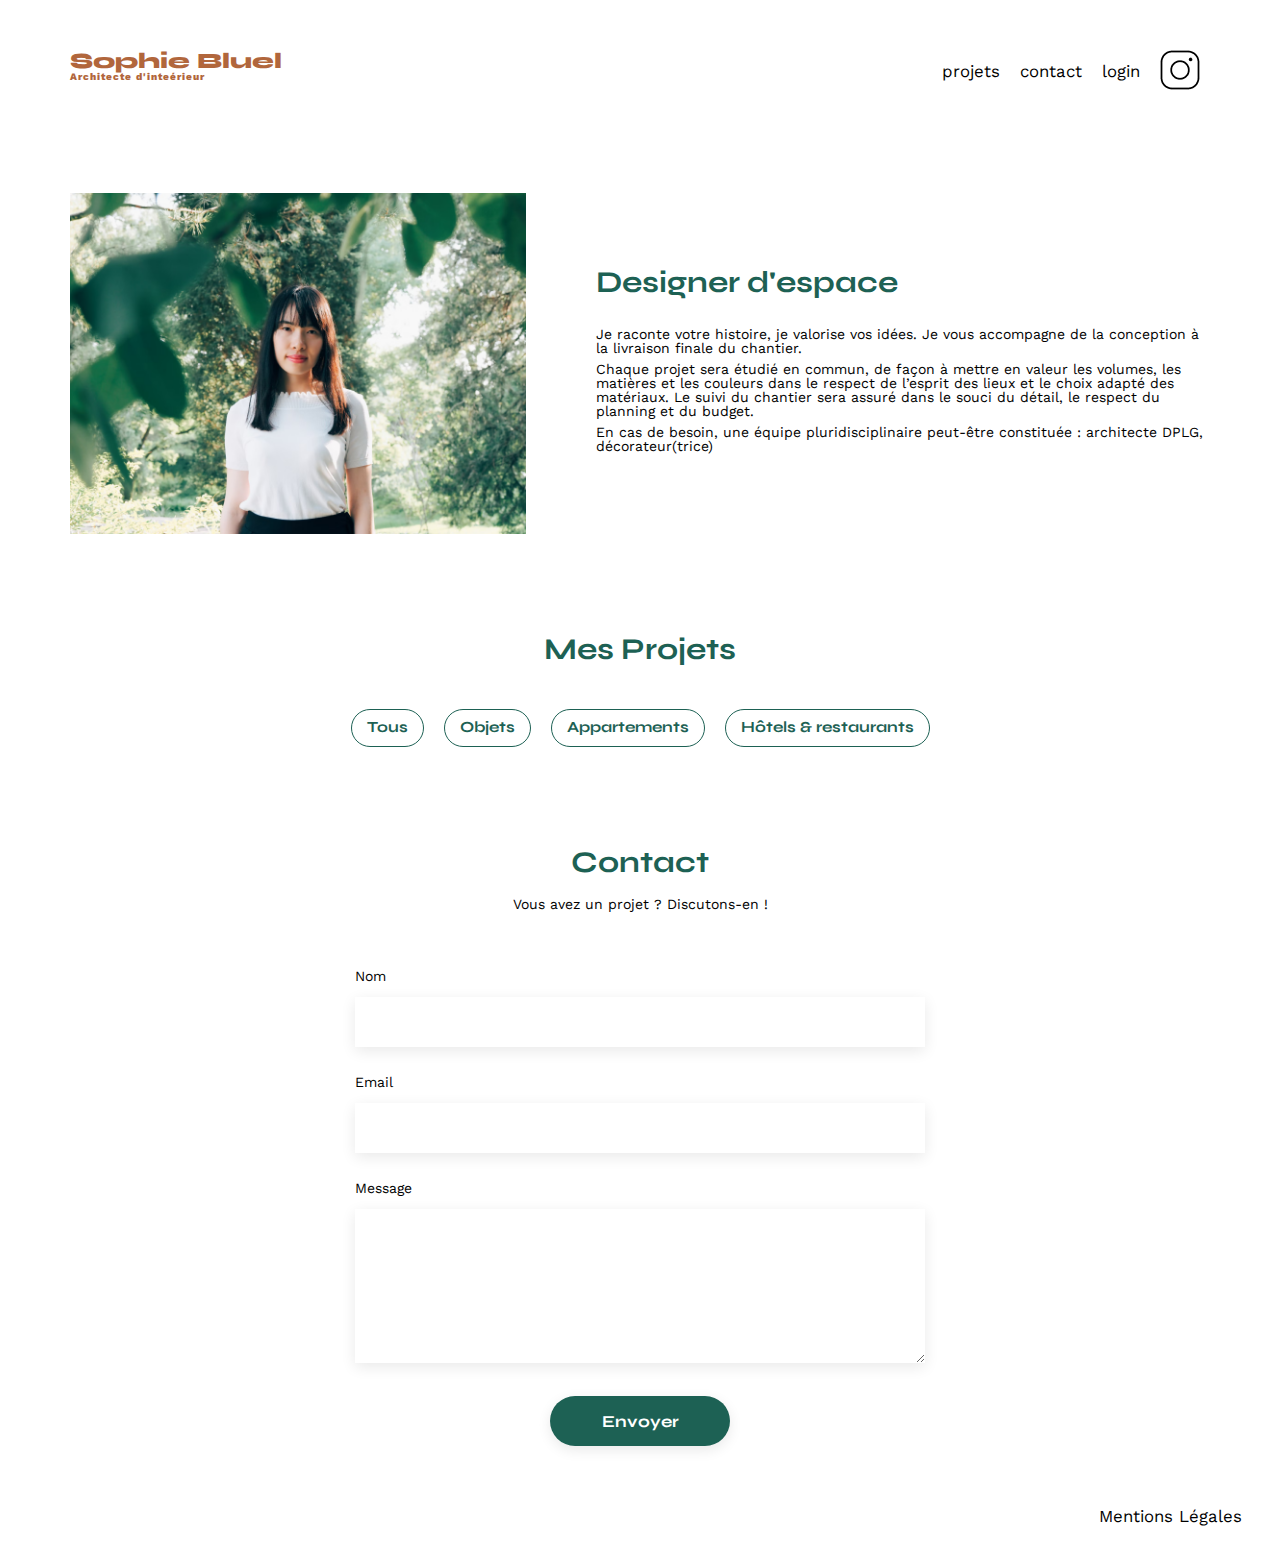
<file: FrontEnd/index.html>
<!DOCTYPE html>
<html lang="fr">

<head>
	<meta charset="UTF-8">
	<title>Sophie Bluel - Architecte d'intérieur</title>
	<meta name="viewport" content="width=device-width, initial-scale=1.0">
	<link rel="preconnect" href="https://fonts.googleapis.com">
	<link rel="preconnect" href="https://fonts.gstatic.com" crossorigin>
	<link href="https://fonts.googleapis.com/css2?family=Syne:wght@700;800&family=Work+Sans&display=swap"
		rel="stylesheet">
	<meta name="description" content="">
	<link rel="stylesheet" href="./assets/style.css">
	<script src="./js/main.js" type="module"></script>
</head>

<body>

	<header>

		<div class="header-modal hidden">
			<div class="edition-modal">
				<img src="assets/icons/pen.svg" alt="">
				<p>Mode édition</p>
			</div>
			<button>publier les changements</button>
		</div>

		<div class="header-base">
			<h1>Sophie Bluel <span>Architecte d'inteérieur</span></h1>
			<nav>
				<ul>
					<li><a href="#portfolio">projets</a></li>
					<li><a href="#contact">contact</a></li>
					<li><a href="login.html" id="log">login</a></li>
					<li><img src="./assets/icons/instagram.png" alt="Instagram"></li>
				</ul>
			</nav>
		</div>

	</header>

	<main>

		<section id="introduction">

			<div class="introduction-picture">
				<figure>
					<img src="./assets/images/sophie-bluel.png" alt="">
				</figure>
				<div class="modified modified-picture hidden">
					<img src="assets/icons/black-pen.svg" alt="">
					<p>modifier</p>
				</div>
			</div>

			<article>
				<div class="modified modified-article hidden">
					<img src="assets/icons/black-pen.svg" alt="">
					<p>modifier</p>
				</div>
				<h2>Designer d'espace</h2>
				<p class="article-p">Je raconte votre histoire, je valorise vos idées. Je vous accompagne de la conception à la livraison
					finale du chantier.</p>
				<p class="article-p">Chaque projet sera étudié en commun, de façon à mettre en valeur les volumes, les matières et les
					couleurs dans le respect de l’esprit des lieux et le choix adapté des matériaux. Le suivi du
					chantier sera assuré dans le souci du détail, le respect du planning et du budget.</p>
				<p class="article-p">En cas de besoin, une équipe pluridisciplinaire peut-être constituée : architecte DPLG,
					décorateur(trice)</p>
			</article>

		</section>


		<section id="modal" class="hidden" aria-hidden="true" role="dialog">

			<aside class="modal-wrapper" data-modal-close>

				<div class="modal-wrapper-page-1">
					<img src="assets/icons/cross.svg" alt="" class="cross">
					<h3>Galerie photo</h3>


					<div class="modal-img">
					</div>

					<div class="modal-bottom">
						<img src="assets/icons/line.png" alt="">
						<input type="button" value="Ajouter une photo" class="add-pic-button">
						<p>Supprimer la galerie</p>
					</div>

				</div>

				<div class="modal-wrapper-page-2">

					<div class="modal-wrapper-page-2-header-icons">
						<img src="assets/icons/Arrow_Back.svg" alt="" class="arrow">
						<img src="assets/icons/cross.svg" alt="" class="cross">
					</div>
					<h3>Ajout photo</h3>

					<form>
						<div class="modal-wrapper-page-2-add-pic">
							<img src="assets/icons/add-pic.svg" alt="" id="add-pic">
							<div id="img-preview" class="hidden"></div>
							<label for="chosePicture">
								+ Ajouter photo
								<input name="image" id="chosePicture" type="file" accept="image/png, image/jpeg" data-form-input>
							</label>
							<p>jpg, png : 4mo max</p>
						</div>

						<div class="modal-wrapper-page-2-details">
							<label for="title">Titre</label>
							<input type="text" name="title" id="title" data-form-input required >

							<label for="category">Catégorie</label>
							<select name="category" id="category" data-form-input required>
								<option value="">Choisissez une catégorie</option>
								<option value="1">Objets</option>
								<option value="2">Appartements</option>
								<option value="3">Hôtels & Restaurants</option>
							</select>
						</div>

						<div class="modal-bottom">
							<img src="assets/icons/line.png" alt="">
							<input type="submit" value="Valider" id="validate-button">
						</div>

					</form>

				</div>


			</aside>

		</section>

		<section id="portfolio">

			<div class="porfolio-title">
				<h2>Mes Projets</h2>
				<div class="modified hidden" id="modal-button">
					<img src="assets/icons/black-pen.svg" alt="">
					<p>modifier</p>
				</div>
			</div>

			<nav>
				<ul>
					<li data-cat data-cat-type="all">Tous</li>
					<li data-cat data-cat-type="1">Objets</li>
					<li data-cat data-cat-type="2">Appartements</li>
					<li data-cat data-cat-type="3">Hôtels & restaurants</li>
				</ul>
			</nav>

			<div class="gallery">
			</div>

		</section>

		<section id="contact">

			<h2>Contact</h2>

			<p>Vous avez un projet ? Discutons-en !</p>

			<form action="#" method="post">
				<label for="name">Nom</label>
				<input type="text" name="name" id="name">
				<label for="email">Email</label>
				<input type="email" name="email" id="email">
				<label for="message">Message</label>
				<textarea name="message" id="message" cols="30" rows="10"></textarea>
				<input type="submit" value="Envoyer">
			</form>

		</section>

	</main>

	<footer>

		<nav>
			<ul>
				<li>Mentions Légales</li>
			</ul>
		</nav>

	</footer>

</body>

</html>
</file>
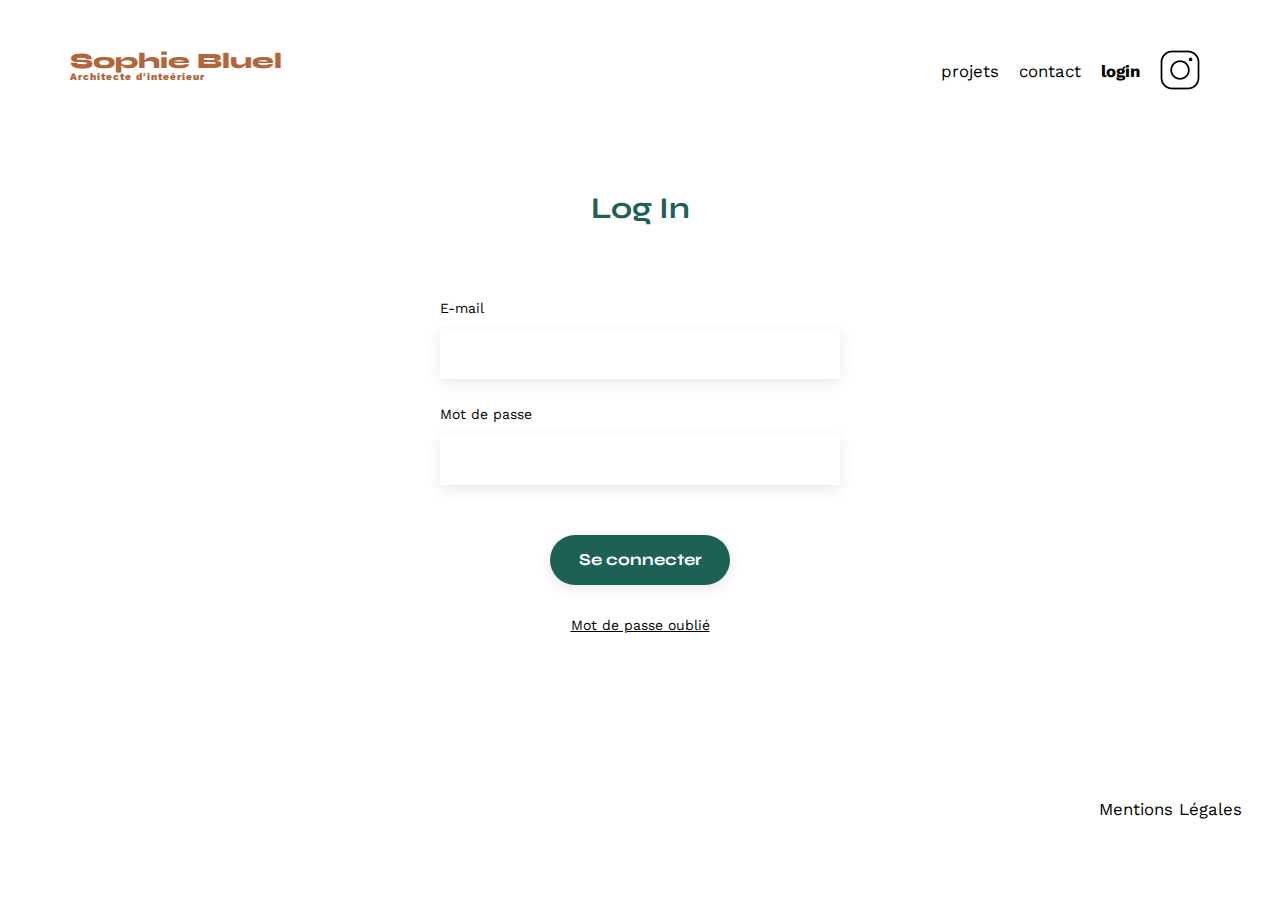
<file: FrontEnd/login.html>
<!DOCTYPE html>
<html lang="fr">

<head>
	<meta charset="UTF-8">
	<title>Sophie Bluel - Architecte d'intérieur</title>
	<meta name="viewport" content="width=device-width, initial-scale=1.0">
	<link rel="preconnect" href="https://fonts.googleapis.com">
	<link rel="preconnect" href="https://fonts.gstatic.com" crossorigin>
	<link href="https://fonts.googleapis.com/css2?family=Syne:wght@700;800&family=Work+Sans&display=swap"
		rel="stylesheet">
	<meta name="description" content="">
	<link rel="stylesheet" href="./assets/style.css">
	<script src="./js/login.js" type="module"></script>
</head>

<body>

	<header>

		<div class="header-base">
			<h1>Sophie Bluel <span>Architecte d'inteérieur</span></h1>
			<nav>
				<ul>
					<li><a href="index.html#portfolio">projets</a></li>
					<li><a href="index.html#contact">contact</a></li>
					<li class="active">login</li>
					<li><img src="./assets/icons/instagram.png" alt="Instagram"></li>
				</ul>
			</nav>
		</div>

	</header>

	<main>

		<section id="login">
			<h2>Log In</h2>
			<form>
				<label for="email">E-mail</label>
				<input type="email" name="email" id="email" required>
				<label for="password">Mot de passe</label>
				<input type="password" name="password" id="password" required minlength="5">
				<input type="submit" value="Se connecter">
			</form>
			<a href="" id="forgotten">Mot de passe oublié</a>
		</section>

	</main>

	<footer>

		<nav>
			<ul>
				<li>Mentions Légales</li>
			</ul>
		</nav>

	</footer>
	
</body>

</html>
</file>
<file: FrontEnd/assets/style.css>
/* http://meyerweb.com/eric/tools/css/reset/
   v2.0 | 20110126
   License: none (public domain)
*/

html,
body,
div,
span,
applet,
object,
iframe,
h1,
h2,
h3,
h4,
h5,
h6,
p,
blockquote,
pre,
a,
abbr,
acronym,
address,
big,
cite,
code,
del,
dfn,
em,
img,
ins,
kbd,
q,
s,
samp,
small,
strike,
strong,
sub,
sup,
tt,
var,
b,
u,
i,
center,
dl,
dt,
dd,
ol,
ul,
li,
fieldset,
form,
label,
legend,
table,
caption,
tbody,
tfoot,
thead,
tr,
th,
td,
article,
aside,
canvas,
details,
embed,
figure,
figcaption,
footer,
header,
hgroup,
menu,
nav,
output,
ruby,
section,
summary,
time,
mark,
audio,
video {
	margin: 0;
	padding: 0;
	border: 0;
	font-size: 100%;
	font: inherit;
	vertical-align: baseline;
}

/* HTML5 display-role reset for older browsers */

article,
aside,
details,
figcaption,
figure,
footer,
header,
hgroup,
menu,
nav,
section {
	display: block;
}

body {
	line-height: 1;
}

ol,
ul {
	list-style: none;
}

blockquote,
q {
	quotes: none;
}

blockquote:before,
blockquote:after,
q:before,
q:after {
	content: '';
	content: none;
}

table {
	border-collapse: collapse;
	border-spacing: 0;
}

/** end reset css**/

/* DEFINITION DU STYLE DE BASE */

/* Body et main */

body {
	margin: auto;
	font-family: 'Work Sans';
	font-size: 14px;
	display: flex;
	flex-direction: column;

	width: 100%;
}

* {
	box-sizing: border-box;
}

main {
	max-width: 1140px;
	display: flex;
	flex-direction: column;
	align-items: center;
	align-self: center;
}

/* HEADER */

header {
	display: flex;
	flex-direction: column;
	align-items: center;
	width: 100%;
}

/* Ajout d'une classe permettant de cacher certains éléments */

.hidden {
	display: none !important;
}

/* Header lié à la modale */

.header-modal {
	display: flex;
	justify-content: center;
	align-items: center;
	gap: 20px;

	background-color: #000000;
	color: #FFFFFF;
	padding: 10px 0;
	margin-top: 0;
	width: 100%;

	position: fixed;
}

.edition-modal {
	display: flex;
	align-items: center;
	gap: 7px;
}

.header-modal button {
	border: none;
	background-image: none;
	-webkit-box-shadow: none;
	-moz-box-shadow: none;
	box-shadow: none;

	background-color: #FFFFFF;
	font: inherit;
	padding: 10px 20px;
	border-radius: 60px;

	cursor: pointer;

}

/* Header de base */

.header-base {
	display: flex;
	justify-content: space-between;
	width: 1140px;
	padding: 50px 0;
}

/* AUTRES DETAILS GENERAUX */

/* Sections */

section {
	margin: 50px 0
}

/* Titres */

h1 {
	display: flex;
	flex-direction: column;
	font-family: 'Syne';
	font-size: 22px;
	font-weight: 800;
	color: #B1663C
}

h1>span {
	font-family: 'Work Sans';
	font-size: 10px;
	letter-spacing: 0.1em;
	;
}

h2 {
	font-family: 'Syne';
	font-weight: 700;
	font-size: 30px;
	color: #1D6154
}

/* Menus */

nav ul {
	display: flex;
	align-items: center;
	list-style-type: none;

}

nav li {
	padding: 0 10px;
	font-size: 1.2em;
	cursor: pointer;
}

li:hover {
	color: #B1663C;
}

/* INTRODUCTION */

#introduction {
	display: flex;
	align-items: center;
	gap: 70px;
}

#introduction figure {
	flex: 1
}

#introduction figure img {
	flex: 1;
	display: block;
	margin: auto;
	width: 456px;
}

#introduction article {
	flex: 1
}

#introduction h2 {
	margin-bottom: 1em;
}

.article-p {
	margin-bottom: 0.5em;
}

/* PORTFOLIO */

#portfolio h2 {
	text-align: center;
}

.gallery {
	width: 100%;
	display: grid;
	grid-template-columns: 1fr 1fr 1fr;
	grid-column-gap: 20px;
	grid-row-gap: 20px;
}

.gallery img {
	width: 100%;
	height: 500px;
	padding-bottom: 10px;
	object-fit: cover;

}

/* Ajout des boutons filtre du portfolio */

#portfolio nav {
	display: flex;
	justify-content: center;
	padding: 25px 0 50px 0;
}

#portfolio nav ul {
	gap: 20px;
}

#portfolio li {
	font-family: 'Syne';
	font-weight: 700;
	color: #1D6154;
	font-size: 1.1em;

	padding: 10px 15px;
	border: solid 1px #1D6154;
	border-radius: 20px;
}

#portfolio li:hover, .selected {
	color: white !important;
	background-color: #1D6154;
	cursor: pointer;
}

/* CONTACT */

#contact,
#login {
	width: 50%;
	margin: auto;
}

#contact>*,
#login>* {
	text-align: center;

}

#contact h2,
#login h2 {
	margin-bottom: 20px;
}

#contact form,
#login form,
.modal-wrapper-page-2 form {
	text-align: left;
	margin-top: 30px;
	display: flex;
	flex-direction: column;
}

#contact input,
#login input,
.modal-wrapper-page-2 input,
.modal-wrapper-page-2 select {
	height: 50px;
	font-size: 1.2em;
	border: none;
	box-shadow: 0px 4px 14px rgba(0, 0, 0, 0.09);
}

#contact label,
#login label,
.modal-wrapper-page-2 label {
	margin: 2em 0 1em 0;
}

#contact textarea {
	border: none;
	box-shadow: 0px 4px 14px rgba(0, 0, 0, 0.09);
}

#contact input[type="submit"],
#login input[type="submit"] {
	font-family: 'Syne';
	font-weight: 700;
	color: white;
	background-color: #1D6154;
	margin: 2em auto;
	width: 180px;
	text-align: center;
	border-radius: 60px;
	cursor: pointer;
}

/* FOOTER */

footer nav ul {
	display: flex;
	justify-content: flex-end;
	margin: 2em
}

/* PAGE DE LOGIN */

a {
	text-decoration: none;
	color: inherit;
}

#login {
	display: flex;
	flex-direction: column;
	padding-top: 50px;
	height: 70vh;
	width: 400px;
}

#login input[type="submit"] {
	margin-top: 50px;
}

#forgotten {
	text-decoration: underline;
}

.active {
	font-weight: 700;
}

/* MODE ADMINISTRATEUR APRES LOGIN */

/* Ajout de la modale */

/* Global */

#modal {
	position: fixed;
	display: flex;
	justify-content: center;
	top: 0;
	height: 100%;
	width: 100%;
	background: rgba(0, 0, 0, 0.5);
	padding: 85px;

}

.modal-wrapper-page-1,
.modal-wrapper-page-2 {
	position: relative;
	display: flex;
	flex-direction: column;
	align-items: center;

	background-color: #FFFFFF;
	border-radius: 10px;
	height: 650px;
	width: 620px;
}

.introduction-picture {
	display: flex;
	flex-direction: column;
	align-items: flex-start;
}

.porfolio-title {
	display: flex;
	justify-content: center;
	align-items: center;
	padding-bottom: 20px;
}

.modified {
	display: flex;
	align-items: center;
	margin-left: 40px;
	gap: 5px;
	cursor: pointer;
}

.modified img {
	height: 20px;
}

.modified-picture {
	margin-left: 0;
	padding-top: 15px;
}

.modified-article {
	margin-left: 0;
	padding-bottom: 30px;
}

/* Page 1 de la modale */

/* Haut de la modale */

.modal-wrapper-page-1 {
	padding: 40px 90px;
	gap: 35px;
}

.cross {
	position: absolute;
	top: 30px;
	right: 30px;

	cursor: pointer;
}

#modal h3 {
	font-size: 26px;
}

/* Travaux sur la modale */

.modal-img {
	display: flex;
	justify-content: start;
	align-content: flex-start;
	flex-wrap: wrap;
	row-gap: 25px;
	column-gap: 10px;
	position: relative;
	padding-bottom: 15px;
	overflow-y: scroll;
	height: 357px;
}

.modal-img p {
	cursor: pointer;
}

.modal-minia {
	display: flex;
	justify-content: flex-end;
}

.modal-miniature-img {
	height: 105px;
	width: 73px;
	object-fit: contain;
	padding-bottom: 5px;
}

.modal-bin {
	position: absolute;
	margin-top: 5px;
	margin-right: 8px;
	padding: 5px;
	height: 25px;
	background-color: #000000;
	border-radius: 2px;

	cursor: pointer;
}

/* Bas de la modale */

.modal-bottom {
	display: flex;
	flex-direction: column;
	align-items: center;
	gap: 25px;
}

.modal-wrapper-page-1 input {
	border: none;
	background-image: none;
	-webkit-box-shadow: none;
	-moz-box-shadow: none;
	box-shadow: none;

	font-family: 'Syne';
	font-weight: 700;
	font-size: 14px;
	line-height: 17px;
	color: #FFFFFF;
	background-color: #1D6154;
	padding: 10px 50px;
	border-radius: 60px;

	margin-top: 15px;

	cursor: pointer;
}

.modal-bottom p {
	color: #D65353;
	cursor: pointer;
}

/* Modale page 2 - Formulaire */

select {
	background-color: #FFFFFF;
}

.modal-wrapper-page-2 {
	padding: 30px 0px;
	gap: 10px;
}

.arrow {
	position: absolute;
	top: 30px;
	left: 30px;

	cursor: pointer;
}

.modal-wrapper-page-2-header-icons {
	display: flex;
	justify-content: space-between;
}

.modal-wrapper-page-2-add-pic {
	display: flex;
	flex-direction: column;
	align-items: center;
	gap: 10px;

	background-color: #E8F1F6;
	border-radius: 3px;
	width: 427px;
	height: 190px;

	padding: 30px 0;
}

.modal-wrapper-page-2-add-pic img {
	height: 60px;
	padding-bottom: 15px;
}

.modal-wrapper-page-2-add-pic input[type="file"] {
	display: none;
}

.modal-wrapper-page-2 label {
	margin: 1.3em 0 1.3em 0;
}

.modal-wrapper-page-2-add-pic label {
	border: none;
	padding: 15px 40px;
	border-radius: 50px;
	white-space: nowrap;

	background-color: #CBD6DC;
	font-family: 'Work Sans';
	color: #306685;

	cursor: pointer;
	margin: 0;
}

.modal-wrapper-page-2-add-pic p {
	font-size: 11px;
	color: #444444;
}

.modal-wrapper-page-2-details {
	display: flex;
	flex-direction: column;
	align-items: stretch;
	gap: 0px;
	padding-bottom: 40px;

}

#validate-button {
	margin-top: 5px;
	font-family: 'Syne';
	font-weight: 700;
	font-size: 14px;
	line-height: 17px;
	color: #FFFFFF;

	background-color: #A7A7A7;
	border-radius: 60px;
	padding: 0px 100px;
	cursor: pointer;

	height: 40px;
}

#img-preview {
	display: flex;
	align-items: center;
	justify-content: center;
	height: 205px;
}

#img-preview img {
	height: 100%;
	width: 100%;
	object-fit: contain;
	align-self: center;
	padding-bottom: 0;
}

.validated {
	background-color: #1D6154!important;
}
</file>
